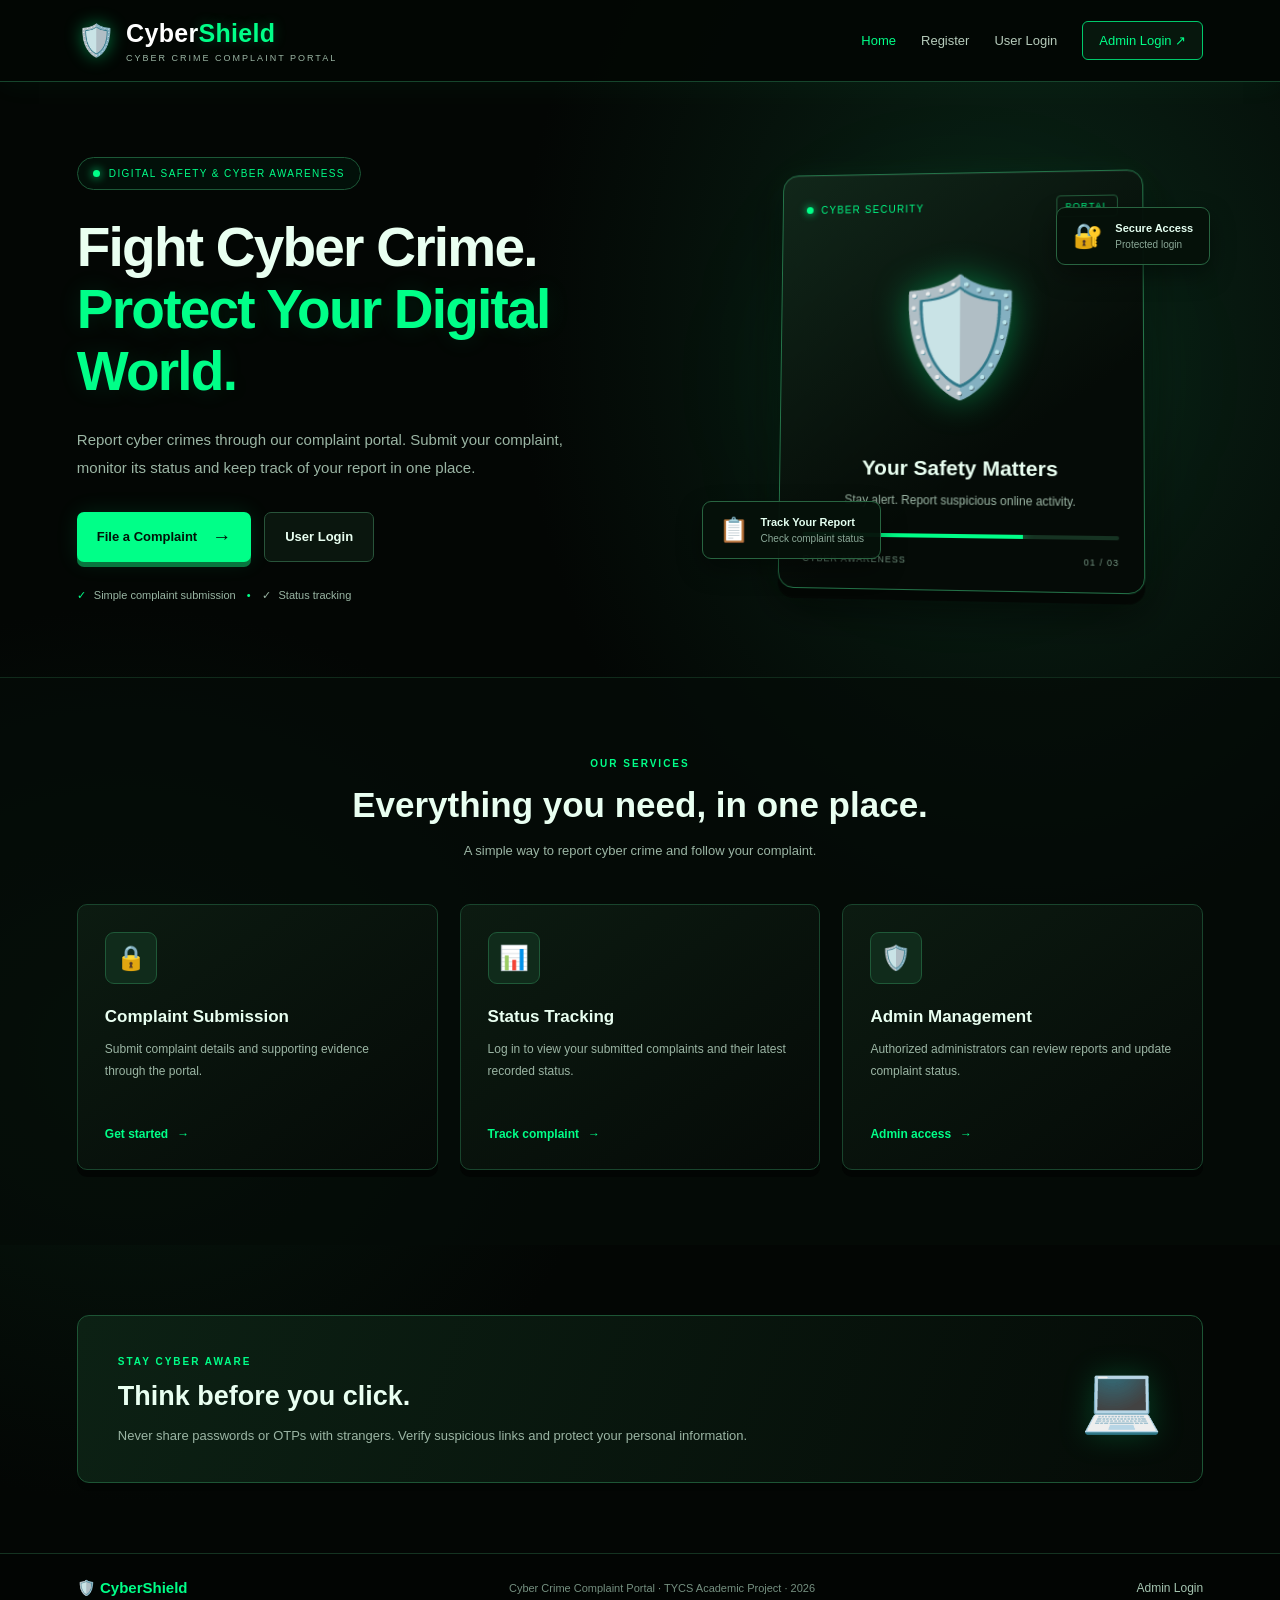
<file: templates/index.html>
<!DOCTYPE html>
<html lang="en">
<head>
    <meta charset="UTF-8">
    <meta name="viewport" content="width=device-width, initial-scale=1.0">
    <title>CyberShield | Cyber Crime Complaint Portal</title>

    <style>
        * {
            margin: 0;
            padding: 0;
            box-sizing: border-box;
        }

        :root {
            --green: #00ff88;
            --green-dark: #00c96b;
            --black: #030604;
            --panel: #09130d;
            --border: #16452c;
            --text: #e9fff1;
            --muted: #9bb5a4;
        }

        html {
            scroll-behavior: smooth;
        }

        body {
            font-family: Arial, Helvetica, sans-serif;
            background:
                radial-gradient(ellipse at 80% 20%, #0a2517 0%, transparent 35%),
                radial-gradient(ellipse at 10% 65%, #07170e 0%, transparent 30%),
                var(--black);
            color: var(--text);
            overflow-x: hidden;
        }

        a {
            text-decoration: none;
        }

        /* NAVIGATION */

        .home-navbar {
            min-height: 82px;
            padding: 16px 6%;
            display: flex;
            justify-content: space-between;
            align-items: center;
            gap: 25px;
            flex-wrap: wrap;
            background: rgba(3, 7, 4, 0.94);
            border-bottom: 1px solid var(--border);
            box-shadow: 0 5px 25px rgba(0, 255, 136, 0.04);
        }

        .home-brand {
            display: flex;
            align-items: center;
            gap: 10px;
            color: white;
            font-size: 25px;
            font-weight: 800;
            letter-spacing: 0.3px;
        }

        .home-brand-icon {
            font-size: 31px;
            filter: drop-shadow(0 0 9px rgba(0, 255, 136, 0.45));
        }

        .home-accent {
            color: var(--green);
            text-shadow: 0 0 13px rgba(0, 255, 136, 0.25);
        }

        .home-brand small {
            display: block;
            margin-top: 5px;
            font-size: 9px;
            color: var(--muted);
            letter-spacing: 2px;
            font-weight: normal;
        }

        .home-nav-links {
            display: flex;
            align-items: center;
            justify-content: center;
            gap: 25px;
            flex-wrap: wrap;
        }

        .home-nav-links a {
            color: #b6cbbb;
            font-size: 13px;
            transition: 0.25s;
        }

        .home-nav-links a:hover,
        .home-nav-links .home-active {
            color: var(--green);
        }

        .home-nav-links .home-admin-link {
            padding: 11px 16px;
            border: 1px solid var(--green-dark);
            border-radius: 6px;
            color: var(--green);
            background: #07170d;
        }

        .home-nav-links .home-admin-link:hover {
            background: var(--green);
            color: #001508;
            box-shadow: 0 0 18px rgba(0, 255, 136, 0.24);
        }

        /* HERO SECTION */

        .home-hero {
            max-width: 1450px;
            min-height: 590px;
            margin: auto;
            padding: 75px 6%;
            display: grid;
            grid-template-columns: 1.1fr 0.9fr;
            align-items: center;
            gap: 45px;
        }

        .home-hero-content {
            position: relative;
            z-index: 1;
        }

        .home-label {
            display: inline-flex;
            align-items: center;
            gap: 9px;
            border: 1px solid #1c5837;
            background: rgba(0, 255, 136, 0.045);
            color: var(--green);
            border-radius: 30px;
            padding: 10px 15px;
            font-size: 10px;
            letter-spacing: 1.4px;
            margin-bottom: 26px;
        }

        .home-status-dot {
            height: 7px;
            width: 7px;
            background: var(--green);
            border-radius: 50%;
            box-shadow: 0 0 10px var(--green);
        }

        .home-hero h1 {
            font-size: clamp(36px, 4.3vw, 61px);
            line-height: 1.13;
            letter-spacing: -1.8px;
            margin-bottom: 23px;
        }

        .home-hero h1 span {
            color: var(--green);
            text-shadow: 0 0 24px rgba(0, 255, 136, 0.12);
        }

        .home-description {
            max-width: 540px;
            color: var(--muted);
            font-size: 15px;
            line-height: 1.9;
            margin-bottom: 29px;
        }

        .home-actions {
            display: flex;
            gap: 13px;
            flex-wrap: wrap;
            margin-bottom: 27px;
        }

        .home-primary-btn,
        .home-secondary-btn {
            min-height: 47px;
            padding: 14px 20px;
            border-radius: 7px;
            display: inline-flex;
            align-items: center;
            justify-content: center;
            gap: 15px;
            font-size: 13px;
            font-weight: bold;
            transition: 0.25s;
        }

        .home-primary-btn {
            color: #001408;
            background: var(--green);
            box-shadow:
                0 5px 0 #08763f,
                0 0 22px rgba(0, 255, 136, 0.12);
        }

        .home-primary-btn:hover {
            transform: translateY(-3px);
            box-shadow: 0 5px 0 #08763f,
                        0 0 25px rgba(0, 255, 136, 0.3);
        }

        .home-primary-btn span {
            font-size: 19px;
        }

        .home-secondary-btn {
            color: var(--text);
            border: 1px solid #28543a;
            background: #0a160e;
        }

        .home-secondary-btn:hover {
            border-color: var(--green);
            color: var(--green);
        }

        .home-trust-note {
            display: flex;
            align-items: center;
            gap: 8px;
            flex-wrap: wrap;
            color: #9ab6a4;
            font-size: 11px;
        }

        .home-trust-note span:first-child,
        .home-trust-note span:nth-of-type(2) {
            color: var(--green);
        }

        .home-note-divider {
            color: #476653;
            padding: 0 3px;
        }

        /* 3D CYBERSECURITY VISUAL */

        .home-visual {
            position: relative;
            min-height: 410px;
            display: flex;
            align-items: center;
            justify-content: center;
            perspective: 1000px;
        }

        .home-glow {
            position: absolute;
            width: 280px;
            height: 280px;
            border-radius: 50%;
            background: rgba(0, 255, 136, 0.12);
            filter: blur(75px);
        }

        .home-shield-card {
            position: relative;
            z-index: 1;
            width: min(100%, 365px);
            padding: 24px;
            border: 1px solid #247449;
            border-radius: 16px;
            background: linear-gradient(145deg, #11271a, #050b07 65%);
            box-shadow:
                inset 0 1px 0 rgba(255, 255, 255, 0.05),
                0 10px 0 #030704,
                0 17px 45px rgba(0, 0, 0, 0.65),
                0 0 30px rgba(0, 255, 136, 0.07);
            transform: rotateY(-5deg) rotateX(3deg);
            animation: floatCard 5s ease-in-out infinite;
        }

        .home-shield-top {
            display: flex;
            align-items: center;
            gap: 8px;
            color: var(--green);
            font-size: 10px;
            letter-spacing: 1.3px;
        }

        .home-mini-dot {
            height: 7px;
            width: 7px;
            background: var(--green);
            border-radius: 50%;
            box-shadow: 0 0 9px var(--green);
        }

        .home-live {
            margin-left: auto;
            padding: 5px 8px;
            border: 1px solid #245d3c;
            border-radius: 4px;
            font-size: 9px;
        }

        .home-shield-art {
            min-height: 205px;
            display: flex;
            align-items: center;
            justify-content: center;
            font-size: 115px;
            margin: 17px 0;
            filter: drop-shadow(0 0 18px rgba(0, 255, 136, 0.4));
        }

        .home-shield-title {
            text-align: center;
            font-size: 21px;
            font-weight: bold;
            margin-bottom: 10px;
        }

        .home-shield-card > p {
            text-align: center;
            color: var(--muted);
            font-size: 12px;
            line-height: 1.7;
        }

        .home-security-line {
            height: 4px;
            background: #163322;
            border-radius: 5px;
            margin: 23px 0 17px;
            overflow: hidden;
        }

        .home-security-line span {
            display: block;
            height: 100%;
            width: 70%;
            background: var(--green);
            box-shadow: 0 0 12px var(--green);
        }

        .home-security-footer {
            display: flex;
            justify-content: space-between;
            gap: 10px;
            color: #739481;
            font-size: 9px;
            letter-spacing: 1px;
        }

        .home-float-card {
            position: absolute;
            z-index: 2;
            display: flex;
            align-items: center;
            gap: 12px;
            padding: 14px 16px;
            background: rgba(6, 17, 10, 0.96);
            border: 1px solid #286440;
            border-radius: 9px;
            box-shadow: 0 10px 25px rgba(0, 0, 0, 0.4);
            animation: floatCard 4s ease-in-out infinite;
        }

        .home-float-top {
            top: 37px;
            right: -7px;
        }

        .home-float-bottom {
            bottom: 30px;
            left: -15px;
            animation-delay: -2s;
        }

        .home-float-icon {
            font-size: 24px;
        }

        .home-float-card strong {
            display: block;
            color: #e4fff0;
            font-size: 11px;
            margin-bottom: 5px;
        }

        .home-float-card small {
            display: block;
            color: #8ba998;
            font-size: 10px;
        }

        @keyframes floatCard {
            0%, 100% {
                translate: 0 0;
            }
            50% {
                translate: 0 -7px;
            }
        }

        /* FEATURES */

        .home-features {
            padding: 75px 6%;
            border-top: 1px solid #102b1b;
            background: rgba(5, 12, 7, 0.72);
        }

        .home-section-heading {
            text-align: center;
            max-width: 650px;
            margin: 0 auto 42px;
        }

        .home-section-heading > span,
        .home-awareness-label {
            color: var(--green);
            font-size: 10px;
            letter-spacing: 2px;
            font-weight: bold;
        }

        .home-section-heading h2 {
            margin: 14px 0;
            font-size: clamp(25px, 3vw, 35px);
        }

        .home-section-heading p {
            color: var(--muted);
            font-size: 13px;
            line-height: 1.8;
        }

        .home-feature-grid {
            max-width: 1200px;
            margin: auto;
            display: grid;
            grid-template-columns: repeat(3, minmax(0, 1fr));
            gap: 22px;
        }

        .home-feature-card {
            padding: 27px;
            border: 1px solid #19452d;
            border-radius: 10px;
            background: linear-gradient(145deg, #0c1b11, #050a07);
            box-shadow: 0 7px 0 #020503;
            transition: 0.25s;
        }

        .home-feature-card:hover {
            transform: translateY(-5px);
            border-color: var(--green);
            box-shadow: 0 7px 0 #020503,
                        0 0 22px rgba(0, 255, 136, 0.08);
        }

        .home-feature-icon {
            width: 52px;
            height: 52px;
            display: flex;
            align-items: center;
            justify-content: center;
            background: #102b1b;
            border: 1px solid #1f5938;
            border-radius: 9px;
            font-size: 24px;
            margin-bottom: 23px;
        }

        .home-feature-card h3 {
            font-size: 17px;
            margin-bottom: 12px;
        }

        .home-feature-card p {
            min-height: 66px;
            color: var(--muted);
            font-size: 12px;
            line-height: 1.8;
            margin-bottom: 19px;
        }

        .home-feature-card a {
            display: inline-flex;
            align-items: center;
            gap: 9px;
            color: var(--green);
            font-size: 12px;
            font-weight: bold;
        }

        .home-feature-card a:hover {
            text-shadow: 0 0 10px rgba(0, 255, 136, 0.4);
        }

        /* AWARENESS */

        .home-awareness {
            max-width: 1200px;
            margin: 70px auto;
            width: 88%;
            padding: 35px 40px;
            display: flex;
            align-items: center;
            justify-content: space-between;
            gap: 25px;
            background: linear-gradient(110deg, #0c2114, #050b07);
            border: 1px solid #1d5535;
            border-radius: 12px;
            box-shadow: 0 8px 0 #020503;
        }

        .home-awareness h2 {
            margin: 12px 0;
            font-size: 27px;
        }

        .home-awareness p {
            max-width: 650px;
            color: var(--muted);
            font-size: 13px;
            line-height: 1.8;
        }

        .home-awareness-icon {
            font-size: 65px;
            filter: drop-shadow(0 0 15px rgba(0, 255, 136, 0.2));
        }

        /* FOOTER */

        .home-footer {
            display: flex;
            align-items: center;
            justify-content: space-between;
            gap: 15px;
            flex-wrap: wrap;
            padding: 25px 6%;
            background: #020503;
            border-top: 1px solid #143321;
        }

        .home-footer-brand {
            color: var(--green);
            font-size: 15px;
            font-weight: bold;
        }

        .home-footer p {
            color: #759080;
            font-size: 11px;
            line-height: 1.6;
        }

        .home-footer > a:last-child {
            color: #a5c5b1;
            font-size: 12px;
        }

        .home-footer > a:last-child:hover {
            color: var(--green);
        }

        /* MOBILE */

        @media (max-width: 900px) {
            .home-navbar {
                padding: 17px 4%;
            }

            .home-nav-links {
                gap: 16px;
            }

            .home-hero {
                grid-template-columns: 1fr;
                padding: 60px 6%;
                gap: 35px;
            }

            .home-hero-content {
                max-width: 700px;
            }

            .home-visual {
                min-height: 410px;
            }

            .home-feature-grid {
                grid-template-columns: 1fr;
                max-width: 600px;
            }

            .home-feature-card p {
                min-height: auto;
            }
        }

        @media (max-width: 520px) {
            .home-navbar {
                justify-content: center;
            }

            .home-brand {
                margin-right: auto;
                font-size: 22px;
            }

            .home-nav-links {
                width: 100%;
                gap: 12px 18px;
                justify-content: flex-start;
            }

            .home-nav-links a {
                font-size: 12px;
            }

            .home-hero {
                padding: 45px 5%;
            }

            .home-hero h1 {
                font-size: 38px;
                letter-spacing: -1px;
            }

            .home-label {
                font-size: 9px;
                letter-spacing: 0.8px;
            }

            .home-description {
                font-size: 13px;
            }

            .home-visual {
                min-height: 350px;
            }

            .home-shield-card {
                padding: 18px;
            }

            .home-shield-art {
                min-height: 155px;
                font-size: 85px;
            }

            .home-float-card {
                padding: 10px;
                gap: 8px;
            }

            .home-float-top {
                right: -2px;
                top: 15px;
            }

            .home-float-bottom {
                left: -2px;
                bottom: 12px;
            }

            .home-features {
                padding: 55px 5%;
            }

            .home-awareness {
                margin: 45px auto;
                padding: 25px;
                width: 90%;
            }

            .home-awareness h2 {
                font-size: 23px;
            }

            .home-awareness-icon {
                font-size: 38px;
            }

            .home-footer {
                flex-direction: column;
                text-align: center;
            }
        }

        @media (prefers-reduced-motion: reduce) {
            *, *::before, *::after {
                animation: none !important;
                scroll-behavior: auto !important;
                transition: none !important;
            }
        }
    </style>
</head>

<body class="home-page">

<header class="home-navbar">
    <a href="/" class="home-brand">
        <span class="home-brand-icon">🛡️</span>
        <span>
            Cyber<span class="home-accent">Shield</span>
            <small>CYBER CRIME COMPLAINT PORTAL</small>
        </span>
    </a>

    <nav class="home-nav-links">
        <a href="/" class="home-active">Home</a>
        <a href="/register">Register</a>
        <a href="/login">User Login</a>
        <a href="/admin" class="home-admin-link">Admin Login ↗</a>
    </nav>
</header>

<main>
    <section class="home-hero">
        <div class="home-hero-content">
            <div class="home-label">
                <span class="home-status-dot"></span>
                DIGITAL SAFETY &amp; CYBER AWARENESS
            </div>

            <h1>
                Fight Cyber Crime.<br>
                <span>Protect Your Digital World.</span>
            </h1>

            <p class="home-description">
                Report cyber crimes through our complaint portal.
                Submit your complaint, monitor its status and keep
                track of your report in one place.
            </p>

            <div class="home-actions">
                <a href="/register" class="home-primary-btn">
                    File a Complaint <span>→</span>
                </a>
                <a href="/login" class="home-secondary-btn">
                    User Login
                </a>
            </div>

            <div class="home-trust-note">
                <span>✓</span> Simple complaint submission
                <span class="home-note-divider">•</span>
                <span>✓</span> Status tracking
            </div>
        </div>

        <div class="home-visual">
            <div class="home-glow"></div>

            <div class="home-shield-card">
                <div class="home-shield-top">
                    <span class="home-mini-dot"></span>
                    CYBER SECURITY
                    <span class="home-live">PORTAL</span>
                </div>

                <div class="home-shield-art">🛡️</div>

                <div class="home-shield-title">
                    Your Safety Matters
                </div>

                <p>
                    Stay alert. Report suspicious online activity.
                </p>

                <div class="home-security-line">
                    <span></span>
                </div>

                <div class="home-security-footer">
                    <span>CYBER AWARENESS</span>
                    <span>01 / 03</span>
                </div>
            </div>

            <div class="home-float-card home-float-top">
                <span class="home-float-icon">🔐</span>
                <span>
                    <strong>Secure Access</strong>
                    <small>Protected login</small>
                </span>
            </div>

            <div class="home-float-card home-float-bottom">
                <span class="home-float-icon">📋</span>
                <span>
                    <strong>Track Your Report</strong>
                    <small>Check complaint status</small>
                </span>
            </div>
        </div>
    </section>

    <section class="home-features">
        <div class="home-section-heading">
            <span>OUR SERVICES</span>
            <h2>Everything you need, in one place.</h2>
            <p>
                A simple way to report cyber crime and follow your complaint.
            </p>
        </div>

        <div class="home-feature-grid">
            <article class="home-feature-card">
                <div class="home-feature-icon">🔒</div>
                <h3>Complaint Submission</h3>
                <p>
                    Submit complaint details and supporting evidence
                    through the portal.
                </p>
                <a href="/register">Get started <span>→</span></a>
            </article>

            <article class="home-feature-card">
                <div class="home-feature-icon">📊</div>
                <h3>Status Tracking</h3>
                <p>
                    Log in to view your submitted complaints and
                    their latest recorded status.
                </p>
                <a href="/login">Track complaint <span>→</span></a>
            </article>

            <article class="home-feature-card">
                <div class="home-feature-icon">🛡️</div>
                <h3>Admin Management</h3>
                <p>
                    Authorized administrators can review reports
                    and update complaint status.
                </p>
                <a href="/admin">Admin access <span>→</span></a>
            </article>
        </div>
    </section>

    <section class="home-awareness">
        <div>
            <span class="home-awareness-label">STAY CYBER AWARE</span>
            <h2>Think before you click.</h2>
            <p>
                Never share passwords or OTPs with strangers.
                Verify suspicious links and protect your personal information.
            </p>
        </div>
        <div class="home-awareness-icon">💻</div>
    </section>
</main>

<footer class="home-footer">
    <a href="/" class="home-footer-brand">🛡️ CyberShield</a>
    <p>Cyber Crime Complaint Portal · TYCS Academic Project · 2026</p>
    <a href="/admin">Admin Login</a>
</footer>

</body>
</html>
</file>
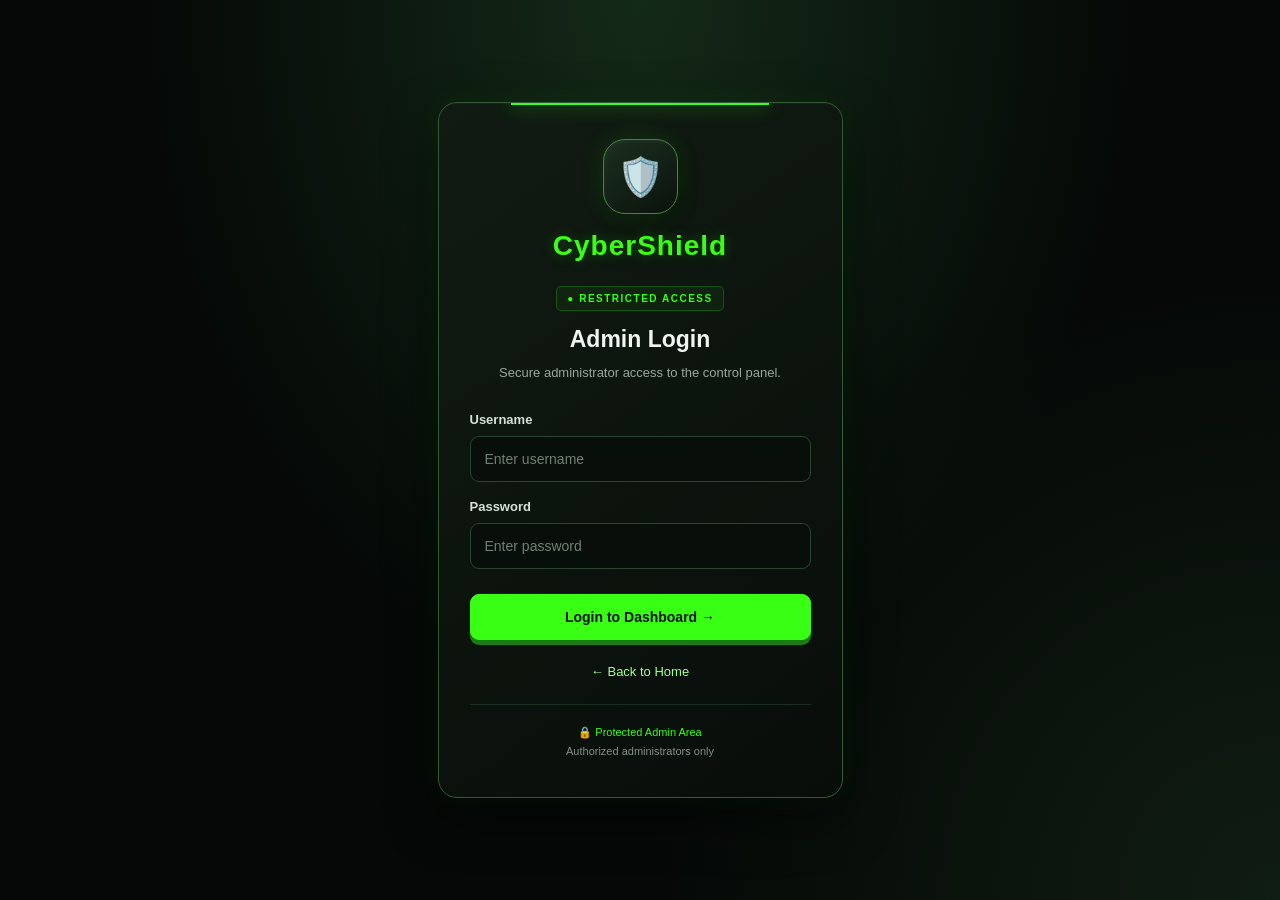
<file: templates/admin_login.html>
<!DOCTYPE html>
<html lang="en">
<head>
    <meta charset="UTF-8">
    <meta name="viewport" content="width=device-width, initial-scale=1.0">
    <title>Admin Login | CyberShield</title>

    <style>
        * {
            margin: 0;
            padding: 0;
            box-sizing: border-box;
        }

        :root {
            --green: #39ff14;
            --green-light: #a3ff91;
            --muted: #98a89b;
        }

        body {
            font-family: Arial, sans-serif;
            min-height: 100vh;
            display: flex;
            justify-content: center;
            align-items: center;
            padding: 22px;
            background:
                radial-gradient(ellipse at top, #142a18, transparent 55%),
                radial-gradient(circle at bottom right, #101d12, transparent 40%),
                #050807;
            color: #f1f5f2;
        }

        .container {
            position: relative;
            overflow: hidden;
            width: 100%;
            max-width: 405px;
            padding: 36px 31px;
            background: linear-gradient(145deg, #111b13, #080d09);
            border: 1px solid #315a35;
            border-radius: 19px;
            box-shadow:
                0 20px 50px rgba(0, 0, 0, 0.5),
                0 0 28px rgba(57, 255, 20, 0.07),
                inset 0 1px 0 rgba(255, 255, 255, 0.04);
            animation: appear 0.6s ease-out;
        }

        .container::before {
            content: "";
            position: absolute;
            top: 0;
            left: 18%;
            width: 64%;
            height: 2px;
            background: var(--green);
            box-shadow: 0 0 18px var(--green);
        }

        @keyframes appear {
            from {
                opacity: 0;
                transform: translateY(18px);
            }
            to {
                opacity: 1;
                transform: translateY(0);
            }
        }

        .logo {
            width: 75px;
            height: 75px;
            display: flex;
            justify-content: center;
            align-items: center;
            margin: 0 auto 16px;
            border: 1px solid #43873b;
            border-radius: 22px;
            background: linear-gradient(145deg, #1b3020, #0b120c);
            font-size: 38px;
            box-shadow:
                0 0 25px rgba(57, 255, 20, 0.14),
                6px 6px 14px rgba(0, 0, 0, 0.4),
                inset 1px 1px 4px rgba(255, 255, 255, 0.05);
        }

        .brand {
            text-align: center;
            color: var(--green);
            font-size: 28px;
            font-weight: 900;
            letter-spacing: 1px;
            margin-bottom: 24px;
            text-shadow: 0 0 14px rgba(57, 255, 20, 0.25);
        }

        .admin-tag {
            display: table;
            margin: 0 auto 15px;
            padding: 6px 10px;
            border: 1px solid rgba(57, 255, 20, 0.22);
            border-radius: 5px;
            background: rgba(57, 255, 20, 0.06);
            color: var(--green);
            font-size: 10px;
            font-weight: bold;
            letter-spacing: 1.5px;
        }

        h2 {
            text-align: center;
            font-size: 23px;
            margin-bottom: 10px;
        }

        .subtitle {
            text-align: center;
            color: var(--muted);
            font-size: 13px;
            margin-bottom: 28px;
            line-height: 1.6;
        }

        label {
            display: block;
            font-size: 13px;
            font-weight: bold;
            color: #d6e2d8;
            margin: 17px 0 9px;
        }

        input {
            width: 100%;
            padding: 14px;
            background: #080e09;
            color: #f1f5f2;
            border: 1px solid #2b4430;
            border-radius: 9px;
            outline: none;
            font-size: 14px;
            transition: 0.25s;
        }

        input::placeholder {
            color: #708073;
        }

        input:focus {
            border-color: var(--green);
            box-shadow: 0 0 0 3px rgba(57, 255, 20, 0.09);
        }

        button {
            width: 100%;
            padding: 14px;
            margin-top: 25px;
            background: var(--green);
            color: #061006;
            border: 1px solid var(--green);
            border-radius: 9px;
            font-size: 14px;
            font-weight: 900;
            cursor: pointer;
            transition: 0.25s;
            box-shadow: 0 5px 0 #1b7c12;
        }

        button:hover {
            transform: translateY(-2px);
            box-shadow:
                0 7px 0 #1b7c12,
                0 0 22px rgba(57, 255, 20, 0.17);
            filter: brightness(1.05);
        }

        button:active {
            transform: translateY(3px);
            box-shadow: 0 2px 0 #1b7c12;
        }

        .back {
            display: block;
            text-align: center;
            margin-top: 24px;
            color: var(--green-light);
            text-decoration: none;
            font-size: 13px;
            transition: 0.2s;
        }

        .back:hover {
            color: white;
        }

        .security {
            text-align: center;
            margin-top: 25px;
            padding-top: 18px;
            border-top: 1px solid #1c2e20;
            color: #819083;
            font-size: 11px;
            line-height: 1.7;
        }

        .security span {
            color: var(--green);
        }

        @media (max-width: 450px) {
            .container {
                padding: 30px 22px;
            }

            .brand {
                font-size: 25px;
            }
        }

        @media (prefers-reduced-motion: reduce) {
            *, *::before, *::after {
                animation: none !important;
                transition: none !important;
            }
        }
    </style>
</head>

<body>
    <div class="container">

        <div class="logo">🛡️</div>
        <div class="brand">CyberShield</div>

        <div class="admin-tag">● RESTRICTED ACCESS</div>

        <h2>Admin Login</h2>
        <p class="subtitle">Secure administrator access to the control panel.</p>

        <form method="POST" action="/admin" autocomplete="off">

            <label for="username">Username</label>
            <input
                type="text"
                id="username"
                name="username"
                placeholder="Enter username"
                value=""
                autocomplete="off"
                autocapitalize="none"
                spellcheck="false"
                required
            >

            <label for="password">Password</label>
            <input
                type="password"
                id="password"
                name="password"
                placeholder="Enter password"
                value=""
                autocomplete="new-password"
                required
            >

            <button type="submit">Login to Dashboard →</button>

        </form>

        <a href="/" class="back">← Back to Home</a>

        <p class="security">
            🔒 <span>Protected Admin Area</span><br>
            Authorized administrators only
        </p>

    </div>
</body>
</html>
</file>
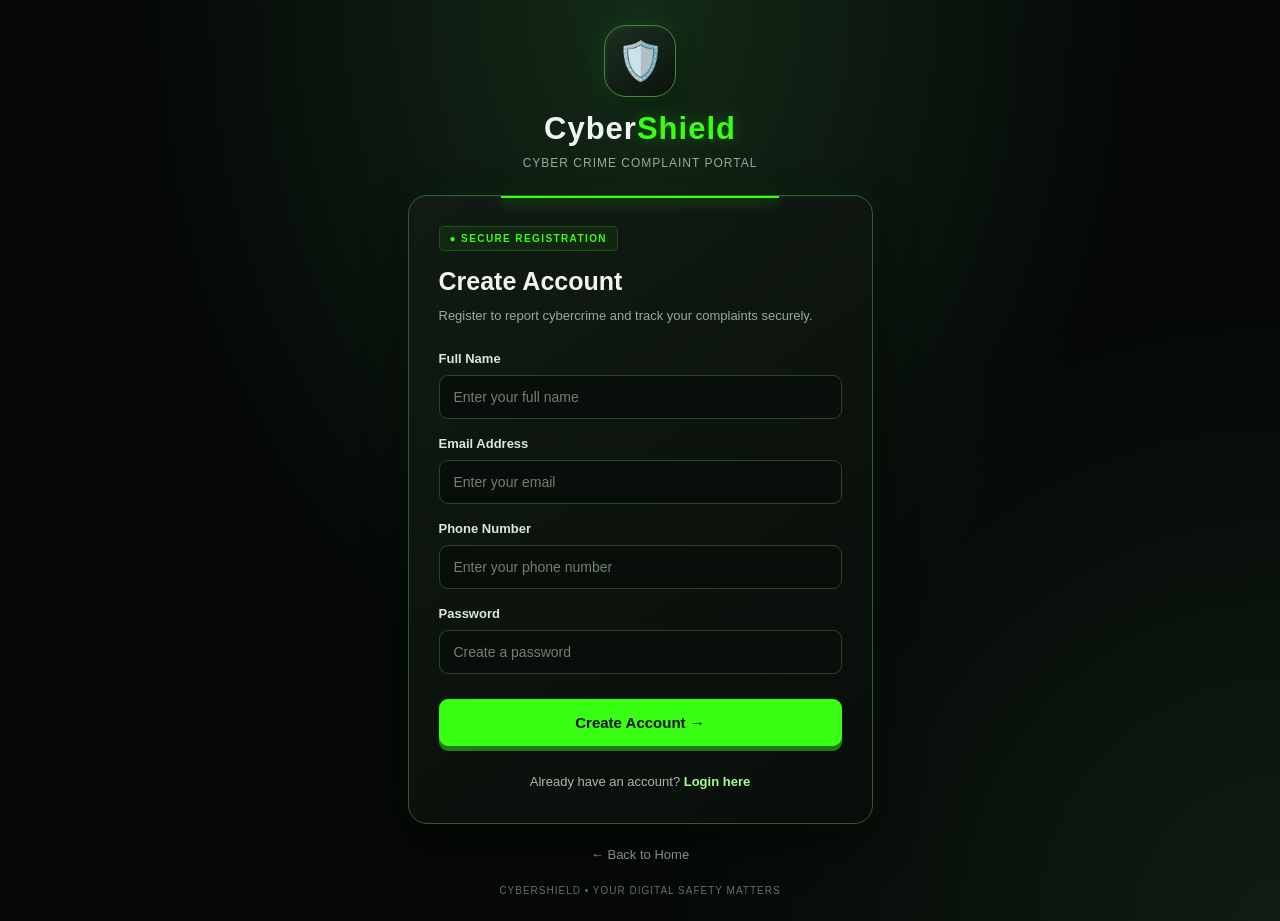
<file: templates/register.html>
<!DOCTYPE html>
<html lang="en">
<head>
    <meta charset="UTF-8">
    <meta name="viewport" content="width=device-width, initial-scale=1.0">
    <title>CyberShield | Create Account</title>

    <style>
        * {
            box-sizing: border-box;
            margin: 0;
            padding: 0;
        }

        :root {
            --green: #39ff14;
            --green-light: #a3ff91;
            --muted: #9aa99d;
        }

        body {
            min-height: 100vh;
            padding: 25px;
            display: flex;
            justify-content: center;
            align-items: center;
            font-family: Arial, sans-serif;
            color: #f1f5f2;
            background:
                radial-gradient(ellipse at top, #142a18, transparent 55%),
                radial-gradient(circle at bottom right, #101d12, transparent 40%),
                #050807;
        }

        .register-container {
            width: 100%;
            max-width: 465px;
            animation: appear 0.6s ease-out;
        }

        @keyframes appear {
            from {
                opacity: 0;
                transform: translateY(18px);
            }
            to {
                opacity: 1;
                transform: translateY(0);
            }
        }

        .brand {
            text-align: center;
            margin-bottom: 25px;
        }

        .brand-icon {
            width: 72px;
            height: 72px;
            display: flex;
            justify-content: center;
            align-items: center;
            margin: 0 auto 14px;
            font-size: 38px;
            border-radius: 22px;
            border: 1px solid #43873b;
            background: linear-gradient(145deg, #1b3020, #0b120c);
            box-shadow:
                0 0 25px rgba(57, 255, 20, 0.13),
                6px 6px 14px rgba(0, 0, 0, 0.4),
                inset 1px 1px 4px rgba(255, 255, 255, 0.05);
        }

        .brand h1 {
            font-size: 31px;
            font-weight: 900;
            letter-spacing: 1px;
        }

        .brand h1 span {
            color: var(--green);
            text-shadow: 0 0 15px rgba(57, 255, 20, 0.3);
        }

        .brand p {
            color: var(--muted);
            font-size: 12px;
            margin-top: 9px;
            letter-spacing: 1px;
        }

        .register-card {
            position: relative;
            overflow: hidden;
            background: linear-gradient(145deg, #111b13, #080d09);
            border: 1px solid #315a35;
            border-radius: 19px;
            padding: 30px;
            box-shadow:
                0 18px 45px rgba(0, 0, 0, 0.45),
                0 0 25px rgba(57, 255, 20, 0.05),
                inset 0 1px 0 rgba(255, 255, 255, 0.04);
        }

        .register-card::before {
            content: "";
            position: absolute;
            top: 0;
            left: 20%;
            width: 60%;
            height: 2px;
            background: var(--green);
            box-shadow: 0 0 16px var(--green);
        }

        .secure-tag {
            display: inline-block;
            padding: 6px 10px;
            margin-bottom: 16px;
            border: 1px solid rgba(57, 255, 20, 0.22);
            border-radius: 5px;
            background: rgba(57, 255, 20, 0.06);
            color: var(--green);
            font-size: 10px;
            font-weight: bold;
            letter-spacing: 1.4px;
        }

        .register-card h2 {
            font-size: 25px;
            margin-bottom: 9px;
        }

        .subtitle {
            color: var(--muted);
            font-size: 13px;
            line-height: 1.7;
            margin-bottom: 24px;
        }

        .form-group {
            margin-bottom: 17px;
        }

        label {
            display: block;
            color: #dce7de;
            font-size: 13px;
            font-weight: bold;
            margin-bottom: 9px;
        }

        input {
            width: 100%;
            padding: 13px 14px;
            background: #080e09;
            color: #f1f5f2;
            border: 1px solid #2b4430;
            border-radius: 9px;
            font-size: 14px;
            outline: none;
            transition: border-color 0.25s, box-shadow 0.25s;
        }

        input::placeholder {
            color: #708073;
        }

        input:focus {
            border-color: var(--green);
            box-shadow: 0 0 0 3px rgba(57, 255, 20, 0.09);
        }

        .register-btn {
            width: 100%;
            padding: 14px;
            margin-top: 8px;
            border: 1px solid var(--green);
            border-radius: 9px;
            background: var(--green);
            color: #061006;
            font-size: 15px;
            font-weight: 900;
            cursor: pointer;
            transition: 0.25s;
            box-shadow: 0 5px 0 #1b7c12;
        }

        .register-btn:hover {
            transform: translateY(-2px);
            box-shadow:
                0 7px 0 #1b7c12,
                0 0 22px rgba(57, 255, 20, 0.17);
            filter: brightness(1.05);
        }

        .register-btn:active {
            transform: translateY(3px);
            box-shadow: 0 2px 0 #1b7c12;
        }

        .login-link {
            margin-top: 24px;
            text-align: center;
            font-size: 13px;
            line-height: 1.8;
            color: #a9b8ac;
        }

        .login-link a,
        .back-link {
            color: var(--green-light);
            text-decoration: none;
        }

        .login-link a {
            font-weight: bold;
        }

        .login-link a:hover,
        .back-link:hover {
            color: white;
            text-decoration: underline;
        }

        .back-link {
            display: block;
            margin-top: 23px;
            text-align: center;
            color: #93a396;
            font-size: 13px;
        }

        .bottom-note {
            text-align: center;
            color: #637367;
            font-size: 10px;
            letter-spacing: 1px;
            margin-top: 23px;
        }

        @media (max-width: 480px) {
            body {
                padding: 20px 15px;
            }

            .register-card {
                padding: 25px 21px;
            }

            .brand h1 {
                font-size: 27px;
            }
        }

        @media (prefers-reduced-motion: reduce) {
            *, *::before, *::after {
                animation: none !important;
                transition: none !important;
            }
        }
    </style>
</head>

<body>

<div class="register-container">

    <div class="brand">
        <div class="brand-icon">🛡️</div>
        <h1>Cyber<span>Shield</span></h1>
        <p>CYBER CRIME COMPLAINT PORTAL</p>
    </div>

    <div class="register-card">

        <div class="secure-tag">● SECURE REGISTRATION</div>

        <h2>Create Account</h2>
        <p class="subtitle">
            Register to report cybercrime and track your complaints securely.
        </p>

        <form method="POST">

            <div class="form-group">
                <label for="name">Full Name</label>
                <input
                    type="text"
                    id="name"
                    name="name"
                    placeholder="Enter your full name"
                    autocomplete="name"
                    required>
            </div>

            <div class="form-group">
                <label for="email">Email Address</label>
                <input
                    type="email"
                    id="email"
                    name="email"
                    placeholder="Enter your email"
                    autocomplete="email"
                    required>
            </div>

            <div class="form-group">
                <label for="phone">Phone Number</label>
                <input
                    type="tel"
                    id="phone"
                    name="phone"
                    placeholder="Enter your phone number"
                    autocomplete="tel"
                    required>
            </div>

            <div class="form-group">
                <label for="password">Password</label>
                <input
                    type="password"
                    id="password"
                    name="password"
                    placeholder="Create a password"
                    autocomplete="new-password"
                    required>
            </div>

            <button type="submit" class="register-btn">
                Create Account →
            </button>

        </form>

        <div class="login-link">
            Already have an account?
            <a href="/login">Login here</a>
        </div>

    </div>

    <a href="/" class="back-link">← Back to Home</a>

    <div class="bottom-note">
        CYBERSHIELD • YOUR DIGITAL SAFETY MATTERS
    </div>

</div>

</body>
</html>
</file>
